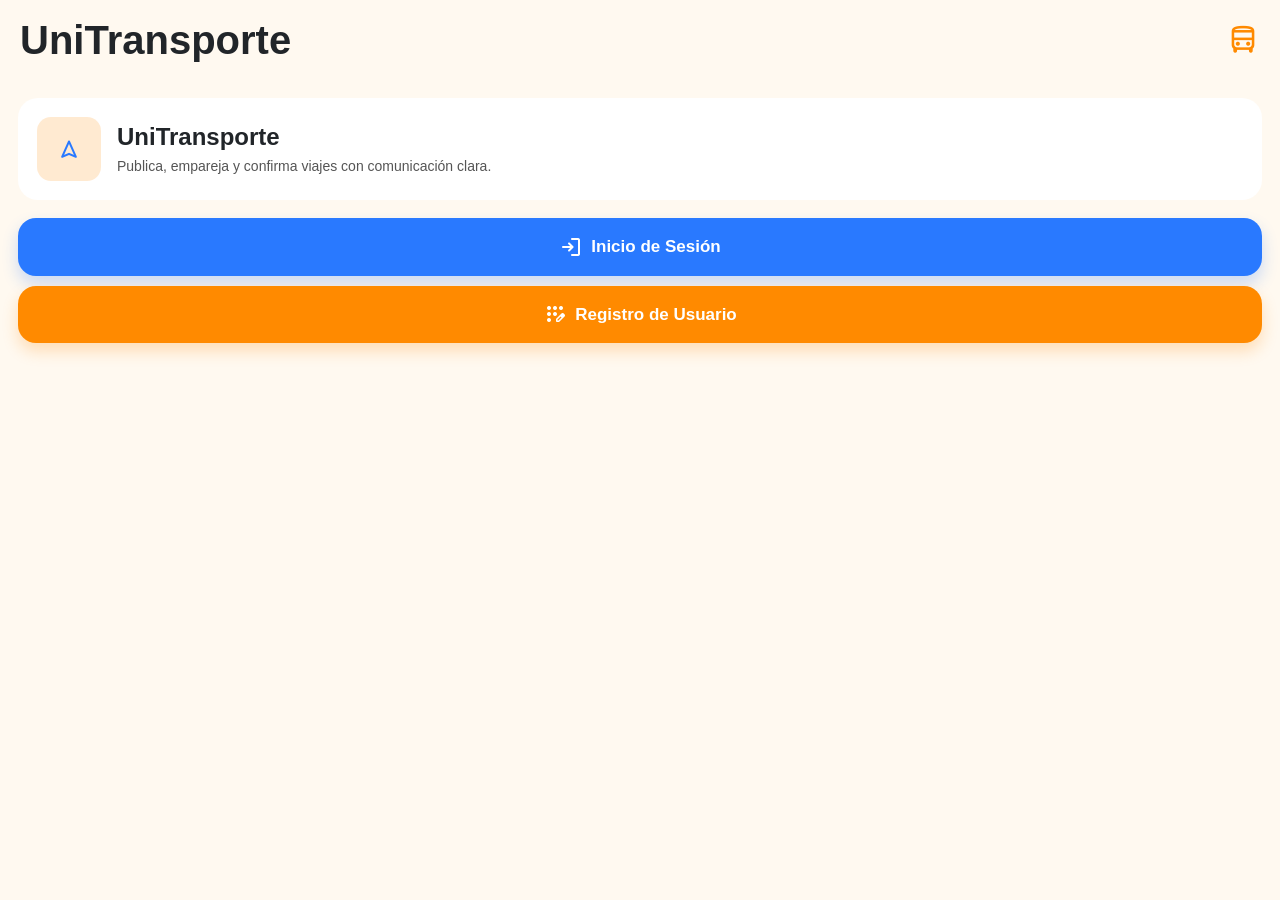
<file: www/index.html>
<!DOCTYPE html>
<html lang="es">
<head>
    <meta charset="UTF-8">
    <meta name="viewport" content="width=device-width, initial-scale=1.0">
    <title>UniTransporte</title>
    <link href="https://cdn.jsdelivr.net/npm/bootstrap@5.3.0/dist/css/bootstrap.min.css" rel="stylesheet">
    <link rel="stylesheet" href="https://cdn.jsdelivr.net/npm/bootstrap-icons@1.10.0/font/bootstrap-icons.css">
    <link rel="stylesheet" href="https://fonts.googleapis.com/css2?family=Material+Symbols+Rounded:opsz,wght,FILL,GRAD@20..48,100..700,0..1,-50..200" />
    <link rel="stylesheet" href="css/style.css">
</head>
<body>
    <div class="container-fluid">
        <div class="row py-3 px-2">
            <div class="col d-flex justify-content-between align-items-center">
                <h1 class="fw-bold mb-0">UniTransporte</h1>
                <span class="material-symbols-rounded" style="color: var(--orange); font-size: 34px;">directions_bus</span>
            </div>
        </div>
    </div>

    <div class="content">
        <div class="hero-card">
            <div class="hero-card-icon-bg">
                <span class="material-symbols-rounded">navigation</span>
            </div>
            <div class="hero-card-text">
                <h2>UniTransporte</h2>
                <p>Publica, empareja y confirma viajes con comunicación clara.</p>
            </div>
        </div>

        <a href="login.html" class="cta-button">
            <span class="material-symbols-rounded">login</span>
            <span>Inicio de Sesión</span>
        </a>
        <div style="height: 10px;"></div>

        <a href="registro.html" class="cta-button orange">
            <span class="material-symbols-rounded">app_registration</span>
            <span>Registro de Usuario</span>
        </a>
    </div>

    <script src="https://cdn.jsdelivr.net/npm/bootstrap@5.3.0/dist/js/bootstrap.bundle.min.js"></script>
    <script src="js/common.js"></script>
    <script>
        // Si ya hay sesión iniciada, saltar directo al menú
        document.addEventListener('DOMContentLoaded', () => {
            const user = getCurrentUser();
            if (user) {
                window.location.href = (user.rol === 'Administrador') ? 'admin.html' : 'menu.html';
            }
        });
    </script>
</body>
</html>
</file>
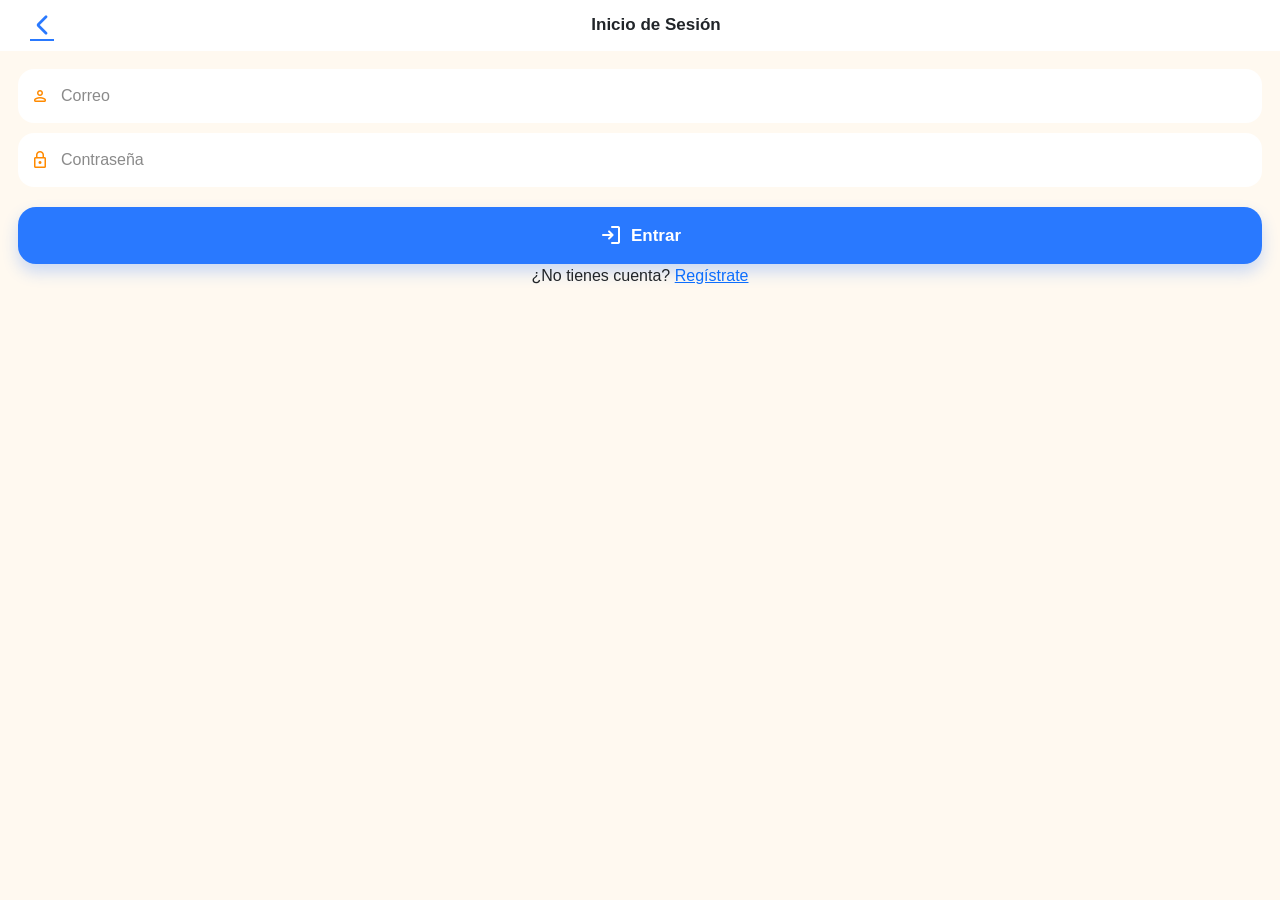
<file: www/admin.html>
<!DOCTYPE html>
<html lang="es">
<head>
    <meta charset="UTF-8">
    <meta name="viewport" content="width=device-width, initial-scale=1.0">
    <title>UniTransporte - Panel de Administrador</title>
    <link href="https://cdn.jsdelivr.net/npm/bootstrap@5.3.0/dist/css/bootstrap.min.css" rel="stylesheet">
    <link rel="stylesheet" href="https://cdn.jsdelivr.net/npm/bootstrap-icons@1.10.0/font/bootstrap-icons.css">
    <link rel="stylesheet" href="https://fonts.googleapis.com/css2?family=Material+Symbols+Rounded:opsz,wght,FILL,GRAD@20..48,100..700,0..1,-50..200" />
    <link rel="stylesheet" href="css/style.css">
    <style>
        .admin-table-wrap { overflow-x: auto; margin: 10px 0 20px 0; }
        .admin-table-wrap table { width: 100%; min-width: 640px; }
        .admin-table-wrap th, .admin-table-wrap td { vertical-align: middle; font-size: 13px; }
        .precio-input { width: 90px; padding: 4px 6px; border-radius: 8px; border: 1px solid var(--border-light); }
        .badge-estado {
            display: inline-block; padding: 3px 10px; border-radius: 12px;
            font-size: 12px; font-weight: 600; color: white;
        }
        .badge-activa, .badge-pendiente { background-color: var(--orange); }
        .badge-en_curso { background-color: var(--blue); }
        .badge-completado { background-color: #4CAF50; }
        .badge-cancelada, .badge-cancelado { background-color: #E53935; }
        .btn-mini {
            border: none; border-radius: 16px; padding: 6px 12px; font-size: 12px;
            cursor: pointer; color: white; white-space: nowrap;
        }
        .btn-mini.guardar { background-color: var(--blue); }
        .btn-mini.cancelar { background-color: #E53935; }
        .btn-mini.asignar { background-color: var(--orange); }
        .btn-mini:disabled { background-color: #ccc; cursor: not-allowed; }
    </style>
</head>
<body>
    <nav class="navbar navbar-expand-lg">
        <div class="container-fluid">
            <div></div>
            <span class="title">Panel de Administrador</span>
            <a href="#" class="list-tile logout-button" style="border:none; padding:0; background:none;">
                <span class="material-symbols-rounded" style="color: var(--blue);">logout</span>
            </a>
        </div>
    </nav>

    <div class="content">
        <div class="hero-card">
            <div class="hero-card-icon-bg">
                <span class="material-symbols-rounded">admin_panel_settings</span>
            </div>
            <div class="hero-card-text">
                <h2>Administración</h2>
                <p>Asigna placas, fija costos y supervisa rutas y viajes.</p>
            </div>
        </div>

        <!-- ===================== USUARIOS / CONTRASEÑAS ===================== -->
        <div class="section-header">Usuarios (pasajeros y conductores)</div>
        <div class="admin-table-wrap">
            <table class="table table-custom" id="tabla-usuarios">
                <thead>
                    <tr>
                        <th>Nombre</th>
                        <th>Correo</th>
                        <th>No. Control</th>
                        <th>Rol</th>
                        <th>Acciones</th>
                    </tr>
                </thead>
                <tbody id="tbody-usuarios"></tbody>
            </table>
        </div>

        <!-- ===================== ASIGNAR PLACAS ===================== -->
        <div class="section-header">Asignar placas a un conductor (una sola vez)</div>
        <div class="list-section" style="padding: 14px;">
            <div class="field-container">
                <span class="material-symbols-rounded">directions_car</span>
                <select id="admin-select-conductor" class="capsule-field capsule-field-with-icon">
                    <option value="">Selecciona un conductor sin placas...</option>
                </select>
            </div>
            <div class="field-container">
                <span class="material-symbols-rounded">directions_car_filled</span>
                <input type="text" id="admin-modelo" class="capsule-field capsule-field-with-icon" placeholder="Modelo del vehículo">
            </div>
            <div class="field-container">
                <span class="material-symbols-rounded">pin</span>
                <input type="text" id="admin-placas" class="capsule-field capsule-field-with-icon" placeholder="Placas">
            </div>
            <a href="#" id="btn-asignar-placa" class="cta-button orange">
                <span class="material-symbols-rounded">verified</span>
                <span>Asignar Placas</span>
            </a>
        </div>

        <div class="section-header">Conductores registrados</div>
        <div class="admin-table-wrap">
            <table class="table table-custom" id="tabla-conductores">
                <thead>
                    <tr>
                        <th>Nombre</th>
                        <th>Correo</th>
                        <th>No. Control</th>
                        <th>Modelo</th>
                        <th>Placas</th>
                    </tr>
                </thead>
                <tbody id="tbody-conductores"></tbody>
            </table>
        </div>

        <!-- ===================== RUTAS ===================== -->
        <div class="section-header">Rutas (disponibles, llenas y canceladas)</div>
        <div class="admin-table-wrap">
            <table class="table table-custom" id="tabla-rutas">
                <thead>
                    <tr>
                        <th>Origen</th>
                        <th>Destino</th>
                        <th>Horario</th>
                        <th>Fecha</th>
                        <th>Lugares</th>
                        <th>Costo</th>
                        <th>Conductor</th>
                        <th>Estado</th>
                        <th>El modelo dice que...</th>
                        <th>Acciones</th>
                    </tr>
                </thead>
                <tbody id="tbody-rutas"></tbody>
            </table>
        </div>

        <!-- ===================== VIAJES ACTIVOS ===================== -->
        <div class="section-header">Viajes activos (pendientes y en curso)</div>
        <div class="admin-table-wrap">
            <table class="table table-custom" id="tabla-viajes-activos">
                <thead>
                    <tr>
                        <th>Ruta</th>
                        <th>Pasajero</th>
                        <th>Conductor</th>
                        <th>Fecha</th>
                        <th>Hora</th>
                        <th>Costo</th>
                        <th>Estado</th>
                        <th>Acciones</th>
                    </tr>
                </thead>
                <tbody id="tbody-viajes-activos"></tbody>
            </table>
        </div>

        <!-- ===================== HISTORIAL DE VIAJES ===================== -->
        <div class="section-header" style="display:flex; justify-content:space-between; align-items:center;">
            <span>Historial de viajes (terminados y cancelados)</span>
            <button id="btn-borrar-historial" class="btn-mini cancelar" style="margin:0;">Borrar todo el historial</button>
        </div>
        <div class="admin-table-wrap">
            <table class="table table-custom" id="tabla-historial">
                <thead>
                    <tr>
                        <th>Ruta</th>
                        <th>Pasajero</th>
                        <th>Conductor</th>
                        <th>Fecha</th>
                        <th>Hora</th>
                        <th>Costo</th>
                        <th>Estado</th>
                        <th>Acciones</th>
                    </tr>
                </thead>
                <tbody id="tbody-historial"></tbody>
            </table>
        </div>
    </div>

    <script src="https://cdn.jsdelivr.net/npm/bootstrap@5.3.0/dist/js/bootstrap.bundle.min.js"></script>
    <script src="js/common.js"></script>
    <script src="js/admin.js"></script>
</body>
</html>
</file>
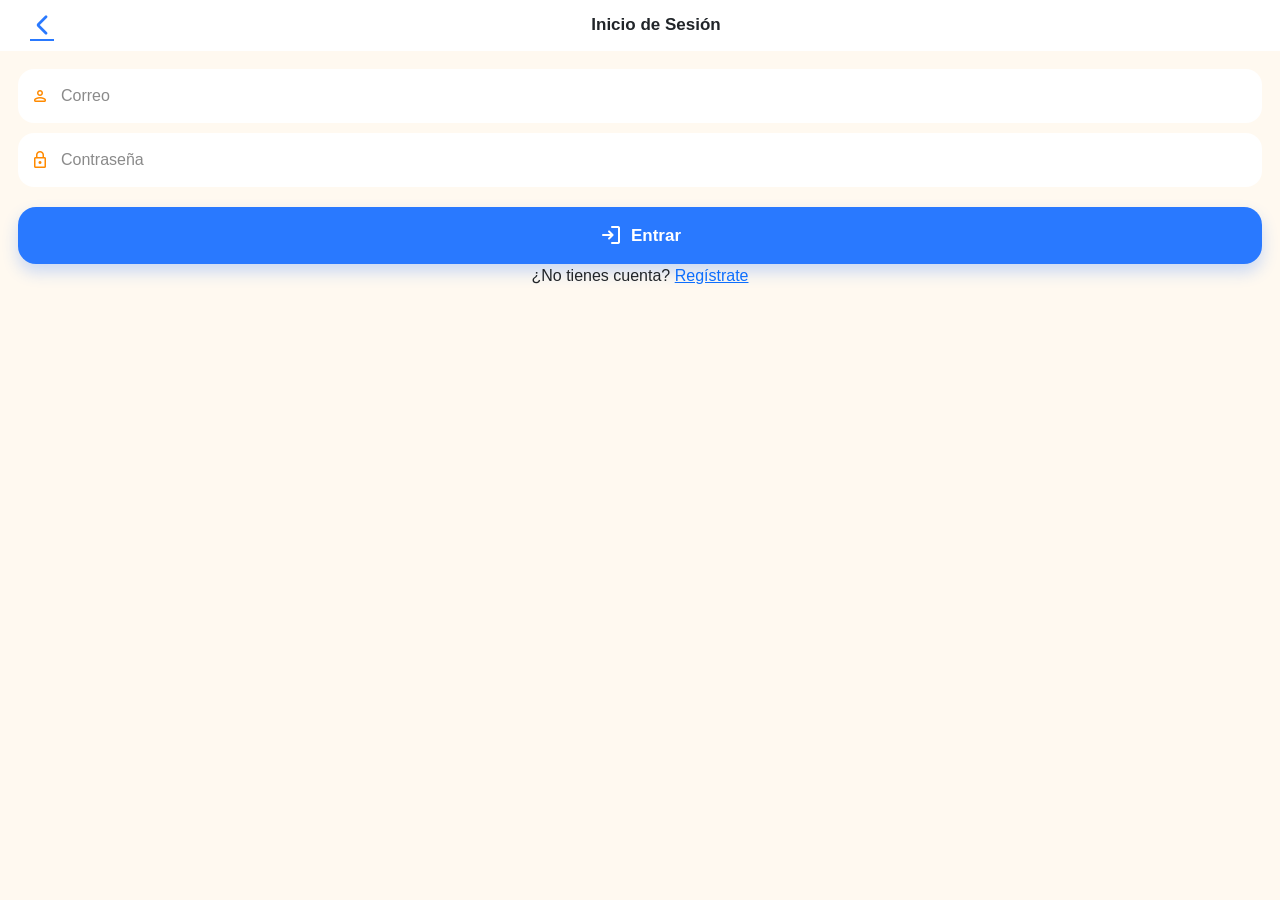
<file: www/buscar-viaje.html>
<!DOCTYPE html>
<html lang="es">
<head>
    <meta charset="UTF-8">
    <meta name="viewport" content="width=device-width, initial-scale=1.0">
    <title>UniTransporte - Buscar Viaje</title>
    <link href="https://cdn.jsdelivr.net/npm/bootstrap@5.3.0/dist/css/bootstrap.min.css" rel="stylesheet">
    <link rel="stylesheet" href="https://cdn.jsdelivr.net/npm/bootstrap-icons@1.10.0/font/bootstrap-icons.css">
    <link rel="stylesheet" href="https://fonts.googleapis.com/css2?family=Material+Symbols+Rounded:opsz,wght,FILL,GRAD@20..48,100..700,0..1,-50..200" />
    <link rel="stylesheet" href="css/style.css">
</head>
<body>
    <nav class="navbar navbar-expand-lg">
        <div class="container-fluid">
            <a href="menu.html" class="back-button">
                <span class="material-symbols-rounded">arrow_back_ios_new</span>
            </a>
            <span class="title">Buscar Viaje</span>
            <div></div>
        </div>
    </nav>

    <div class="content">
        <div class="field-container">
            <span class="material-symbols-rounded">trip_origin</span>
            <input type="text" id="search-origen" class="capsule-field capsule-field-with-icon" placeholder="Origen (Opcional)">
        </div>
        <div class="field-container">
            <span class="material-symbols-rounded">flag</span>
            <input type="text" id="search-destino" class="capsule-field capsule-field-with-icon" placeholder="Destino (Opcional)">
        </div>

        <div style="height: 16px;"></div>

        <a href="#" id="btn-search-submit" class="cta-button">
            <span class="material-symbols-rounded">search</span>
            <span>Ver Resultados</span>
        </a>

        <div class="section-header">Todos los viajes disponibles</div>
        <div id="all-available-trips" class="list-section"></div>
    </div>

    <script src="https://cdn.jsdelivr.net/npm/bootstrap@5.3.0/dist/js/bootstrap.bundle.min.js"></script>
    <script src="js/common.js"></script>
    <script src="js/buscar-viaje.js"></script>
</body>
</html>
</file>
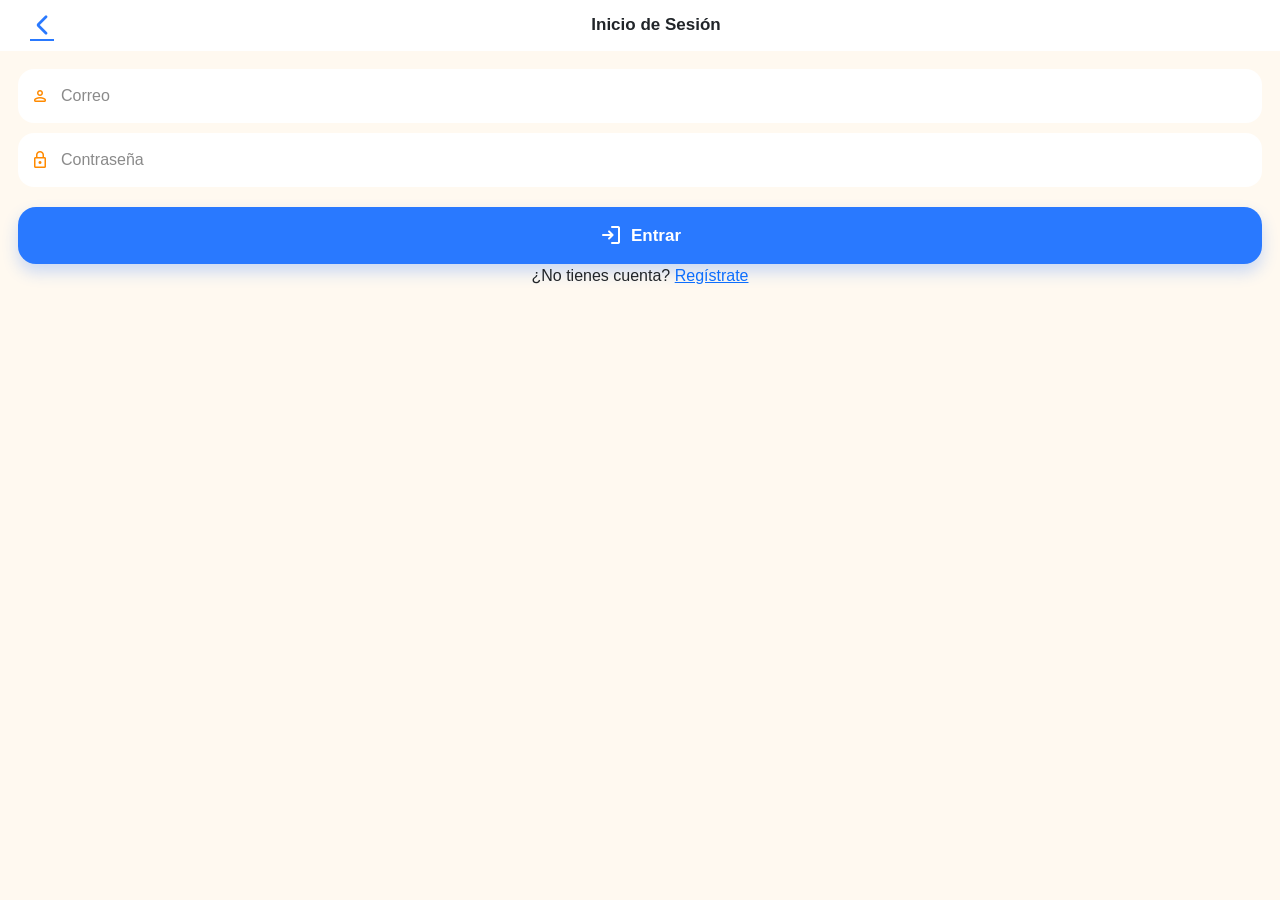
<file: www/calificar.html>
<!DOCTYPE html>
<html lang="es">
<head>
    <meta charset="UTF-8">
    <meta name="viewport" content="width=device-width, initial-scale=1.0">
    <title>UniTransporte - Evaluar Viaje</title>
    <link href="https://cdn.jsdelivr.net/npm/bootstrap@5.3.0/dist/css/bootstrap.min.css" rel="stylesheet">
    <link rel="stylesheet" href="https://cdn.jsdelivr.net/npm/bootstrap-icons@1.10.0/font/bootstrap-icons.css">
    <link rel="stylesheet" href="https://fonts.googleapis.com/css2?family=Material+Symbols+Rounded:opsz,wght,FILL,GRAD@20..48,100..700,0..1,-50..200" />
    <link rel="stylesheet" href="css/style.css">
</head>
<body>
    <nav class="navbar navbar-expand-lg">
        <div class="container-fluid">
            <a href="menu.html" class="back-button">
                <span class="material-symbols-rounded">arrow_back_ios_new</span>
            </a>
            <span class="title">Evaluar Viaje</span>
            <div></div>
        </div>
    </nav>
    <div class="content">
        <div id="rate-trip-content"></div>
    </div>

    <script src="https://cdn.jsdelivr.net/npm/bootstrap@5.3.0/dist/js/bootstrap.bundle.min.js"></script>
    <script src="js/common.js"></script>
    <script src="js/calificar.js"></script>
</body>
</html>
</file>
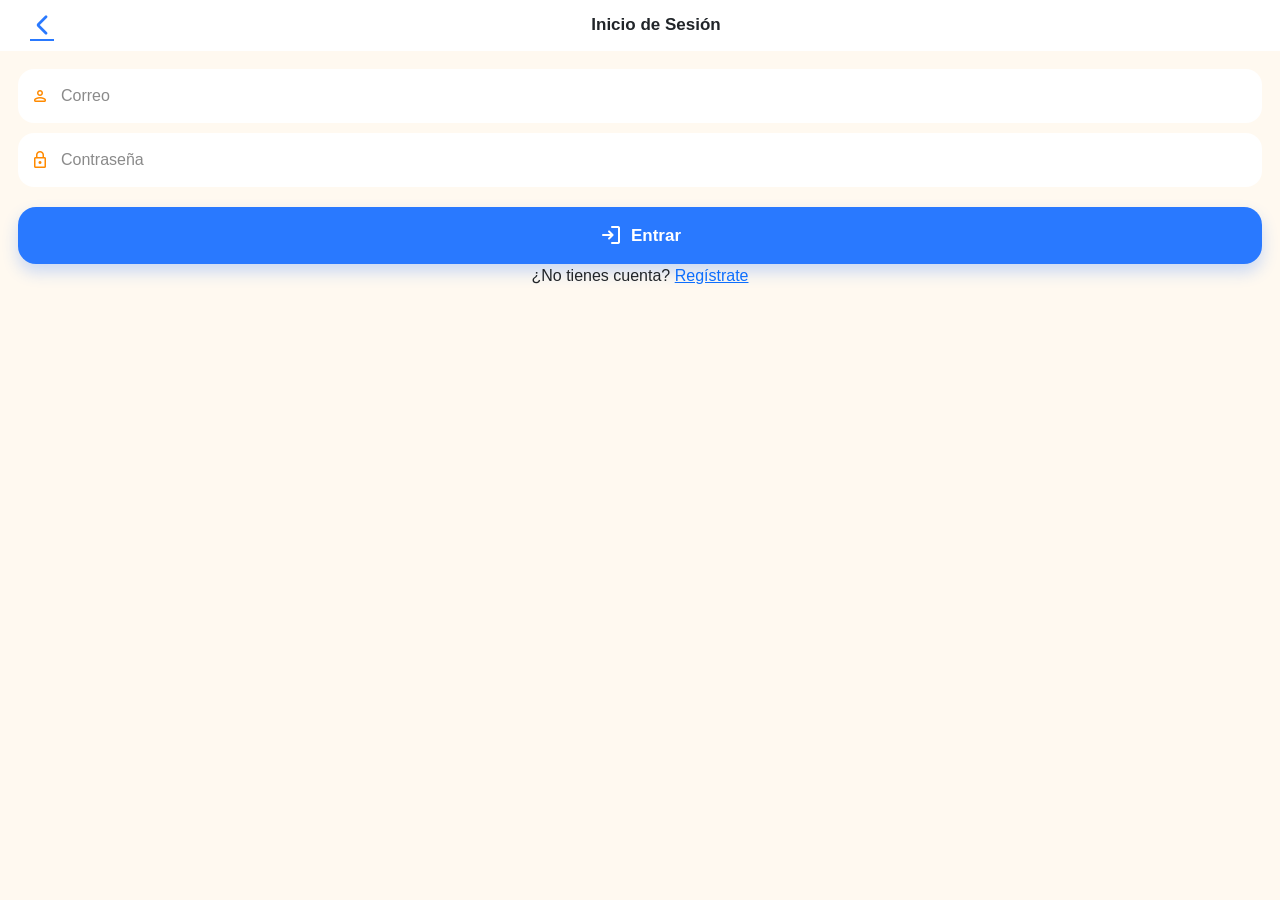
<file: www/historial.html>
<!DOCTYPE html>
<html lang="es">
<head>
    <meta charset="UTF-8">
    <meta name="viewport" content="width=device-width, initial-scale=1.0">
    <title>UniTransporte - Historial de Viajes</title>
    <link href="https://cdn.jsdelivr.net/npm/bootstrap@5.3.0/dist/css/bootstrap.min.css" rel="stylesheet">
    <link rel="stylesheet" href="https://cdn.jsdelivr.net/npm/bootstrap-icons@1.10.0/font/bootstrap-icons.css">
    <link rel="stylesheet" href="https://fonts.googleapis.com/css2?family=Material+Symbols+Rounded:opsz,wght,FILL,GRAD@20..48,100..700,0..1,-50..200" />
    <link rel="stylesheet" href="css/style.css">
</head>
<body>
    <nav class="navbar navbar-expand-lg">
        <div class="container-fluid">
            <a href="menu.html" class="back-button">
                <span class="material-symbols-rounded">arrow_back_ios_new</span>
            </a>
            <span class="title">Historial de Viajes</span>
            <div></div>
        </div>
    </nav>
    <div class="content">
        <div id="trip-history-list" class="list-section"></div>
    </div>

    <script src="https://cdn.jsdelivr.net/npm/bootstrap@5.3.0/dist/js/bootstrap.bundle.min.js"></script>
    <script src="js/common.js"></script>
    <script src="js/historial.js"></script>
</body>
</html>
</file>
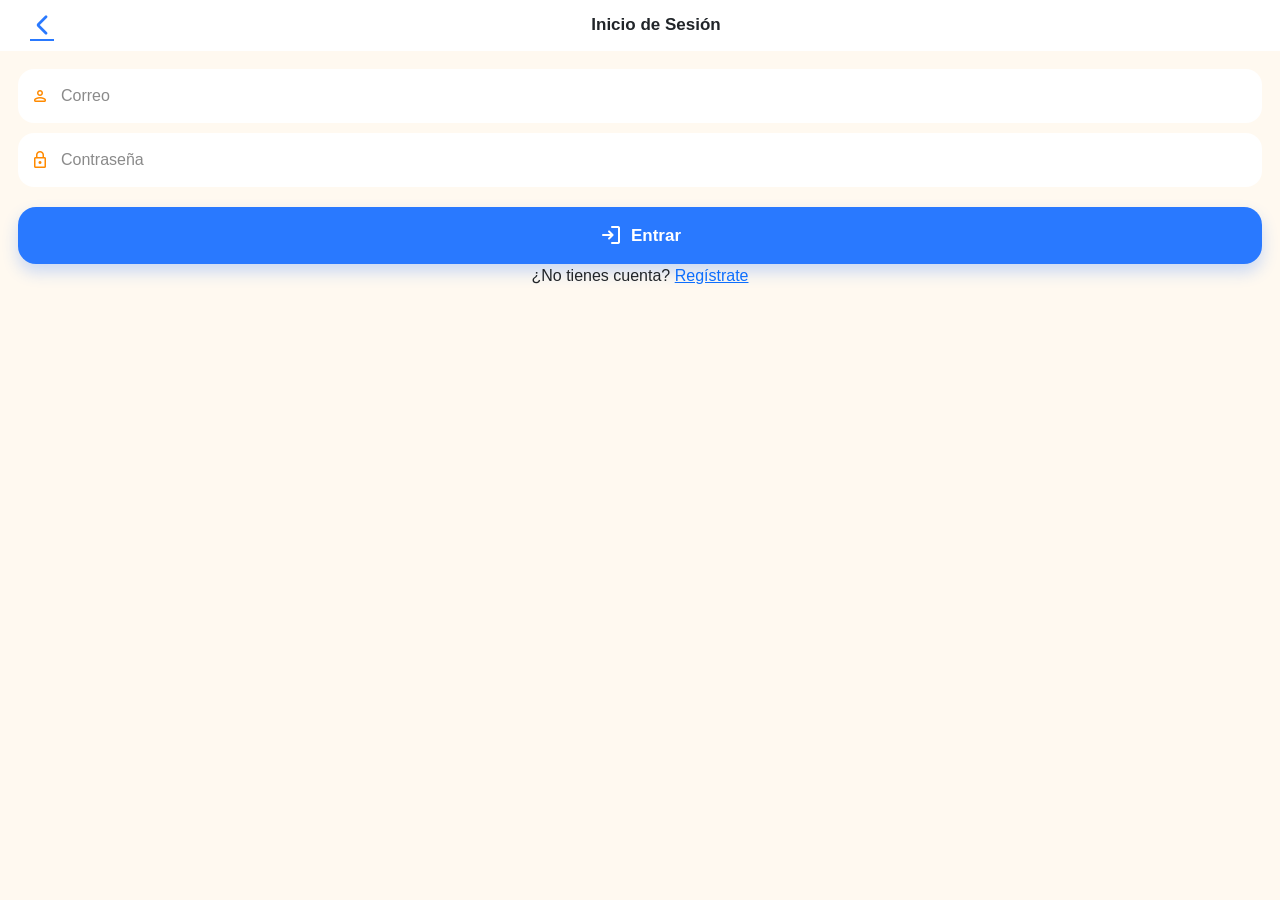
<file: www/login.html>
<!DOCTYPE html>
<html lang="es">
<head>
    <meta charset="UTF-8">
    <meta name="viewport" content="width=device-width, initial-scale=1.0">
    <title>UniTransporte - Inicio de Sesión</title>
    <link href="https://cdn.jsdelivr.net/npm/bootstrap@5.3.0/dist/css/bootstrap.min.css" rel="stylesheet">
    <link rel="stylesheet" href="https://cdn.jsdelivr.net/npm/bootstrap-icons@1.10.0/font/bootstrap-icons.css">
    <link rel="stylesheet" href="https://fonts.googleapis.com/css2?family=Material+Symbols+Rounded:opsz,wght,FILL,GRAD@20..48,100..700,0..1,-50..200" />
    <link rel="stylesheet" href="css/style.css">
</head>
<body>
    <nav class="navbar navbar-expand-lg">
        <div class="container-fluid">
            <a href="index.html" class="back-button">
                <span class="material-symbols-rounded">arrow_back_ios_new</span>
            </a>
            <span class="title">Inicio de Sesión</span>
            <div></div>
        </div>
    </nav>

    <div class="content">
        <div class="field-container">
            <span class="material-symbols-rounded">person</span>
            <input type="email" id="login-correo" class="capsule-field capsule-field-with-icon" placeholder="Correo">
        </div>
        <div class="field-container">
            <span class="material-symbols-rounded">lock</span>
            <input type="password" id="login-clave" class="capsule-field capsule-field-with-icon" placeholder="Contraseña">
        </div>

        <div style="height: 10px;"></div>

        <a href="#" id="btn-login-submit" class="cta-button">
            <span class="material-symbols-rounded">login</span>
            <span>Entrar</span>
        </a>

        <div style="height: 14px; text-align:center;">
            <span>¿No tienes cuenta? </span><a href="registro.html">Regístrate</a>
        </div>
    </div>

    <script src="https://cdn.jsdelivr.net/npm/bootstrap@5.3.0/dist/js/bootstrap.bundle.min.js"></script>
    <script src="js/common.js"></script>
    <script src="js/login.js"></script>
</body>
</html>
</file>
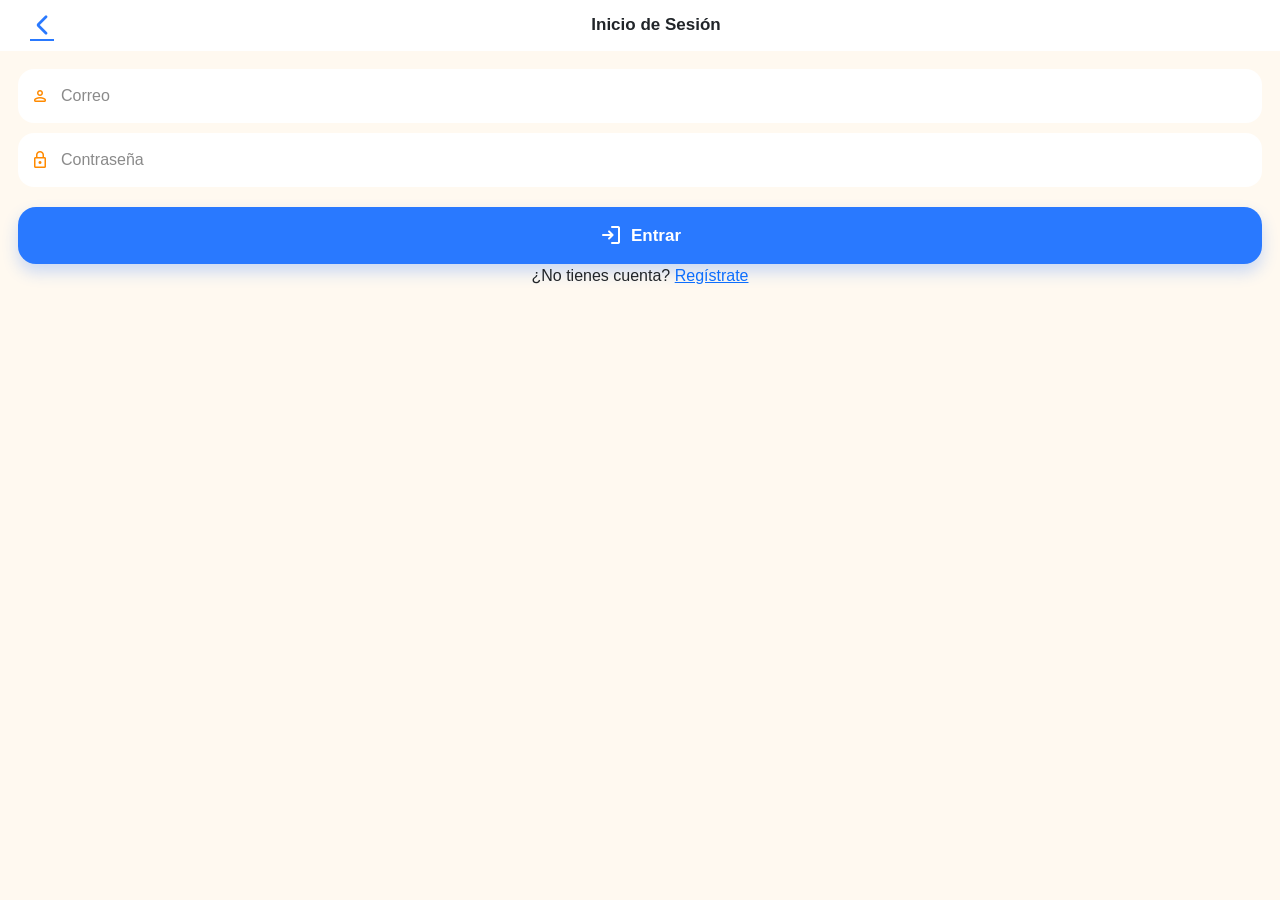
<file: www/mi-viaje.html>
<!DOCTYPE html>
<html lang="es">
<head>
    <meta charset="UTF-8">
    <meta name="viewport" content="width=device-width, initial-scale=1.0">
    <title>UniTransporte - Mi Viaje</title>
    <link href="https://cdn.jsdelivr.net/npm/bootstrap@5.3.0/dist/css/bootstrap.min.css" rel="stylesheet">
    <link rel="stylesheet" href="https://cdn.jsdelivr.net/npm/bootstrap-icons@1.10.0/font/bootstrap-icons.css">
    <link rel="stylesheet" href="https://fonts.googleapis.com/css2?family=Material+Symbols+Rounded:opsz,wght,FILL,GRAD@20..48,100..700,0..1,-50..200" />
    <link rel="stylesheet" href="css/style.css">
</head>
<body>
    <nav class="navbar navbar-expand-lg">
        <div class="container-fluid">
            <a href="menu.html" class="back-button">
                <span class="material-symbols-rounded">arrow_back_ios_new</span>
            </a>
            <span class="title">Mi Viaje</span>
            <div></div>
        </div>
    </nav>
    <div class="content">
        <div id="mi-viaje-content"></div>
    </div>

    <script src="https://cdn.jsdelivr.net/npm/bootstrap@5.3.0/dist/js/bootstrap.bundle.min.js"></script>
    <script src="js/common.js"></script>
    <script src="js/mi-viaje.js"></script>
</body>
</html>
</file>
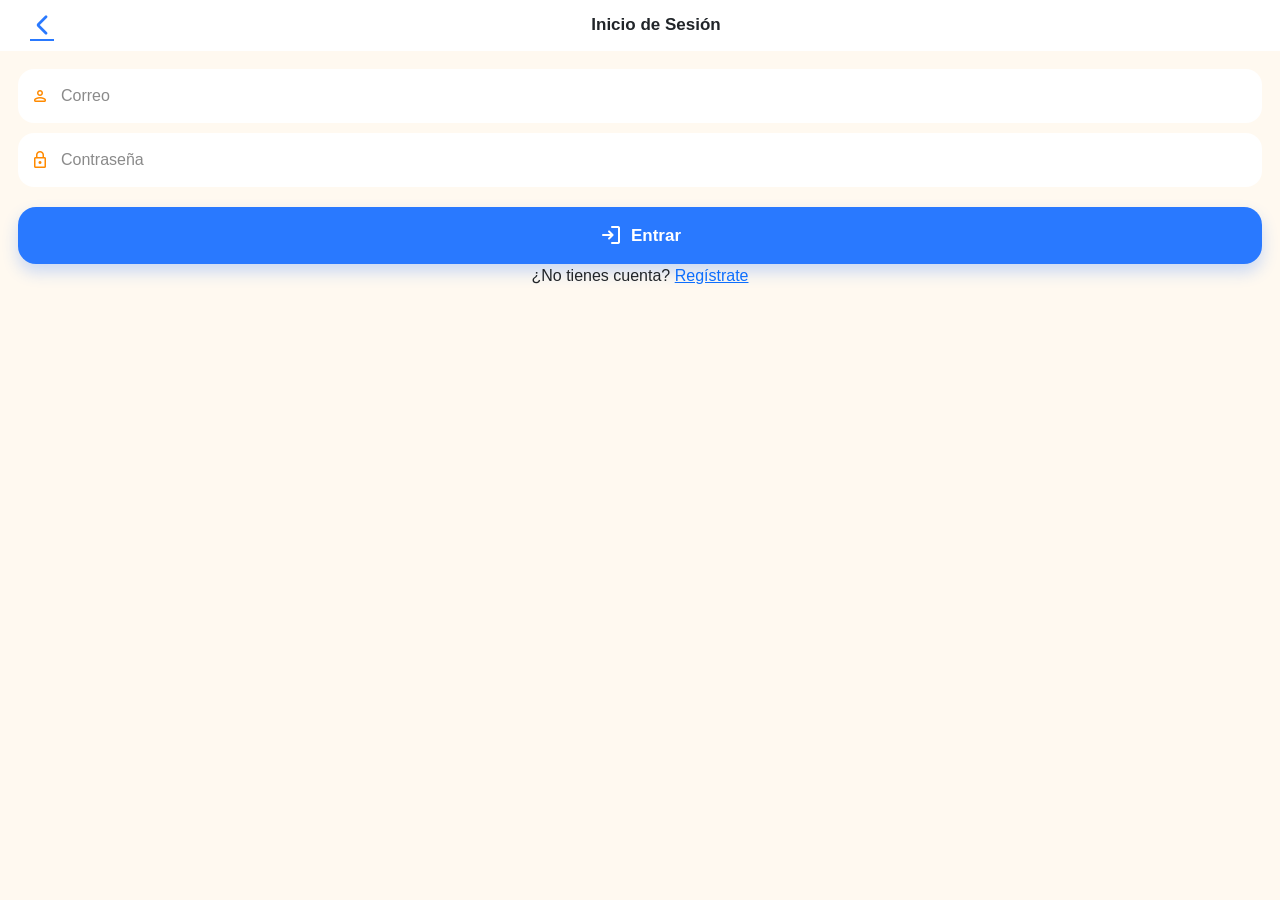
<file: www/mis-viajes.html>
<!DOCTYPE html>
<html lang="es">
<head>
    <meta charset="UTF-8">
    <meta name="viewport" content="width=device-width, initial-scale=1.0">
    <title>UniTransporte - Mis Viajes Activos</title>
    <link href="https://cdn.jsdelivr.net/npm/bootstrap@5.3.0/dist/css/bootstrap.min.css" rel="stylesheet">
    <link rel="stylesheet" href="https://cdn.jsdelivr.net/npm/bootstrap-icons@1.10.0/font/bootstrap-icons.css">
    <link rel="stylesheet" href="https://fonts.googleapis.com/css2?family=Material+Symbols+Rounded:opsz,wght,FILL,GRAD@20..48,100..700,0..1,-50..200" />
    <link rel="stylesheet" href="css/style.css">
</head>
<body>
    <nav class="navbar navbar-expand-lg">
        <div class="container-fluid">
            <a href="menu.html" class="back-button">
                <span class="material-symbols-rounded">arrow_back_ios_new</span>
            </a>
            <span class="title">Mis Viajes Activos</span>
            <div></div>
        </div>
    </nav>

    <div class="content">
        <div class="hero-card">
            <div class="hero-card-icon-bg">
                <span class="material-symbols-rounded">directions_car</span>
            </div>
            <div class="hero-card-text">
                <h2>Gestión de Viajes</h2>
                <p>Completa tus viajes para permitir las calificaciones</p>
            </div>
        </div>

        <div class="section-header">Viajes Pendientes</div>
        <div id="conductor-trips-list" class="list-section"></div>

        <div class="section-header" id="header-mis-rutas" style="display: none;">
            Mis Rutas Publicadas (puedes iniciarlas aunque no tengan pasajeros)
        </div>
        <div id="mis-rutas-list"></div>
    </div>

    <script src="https://cdn.jsdelivr.net/npm/bootstrap@5.3.0/dist/js/bootstrap.bundle.min.js"></script>
    <script src="js/common.js"></script>
    <script src="js/mis-viajes.js"></script>
</body>
</html>
</file>
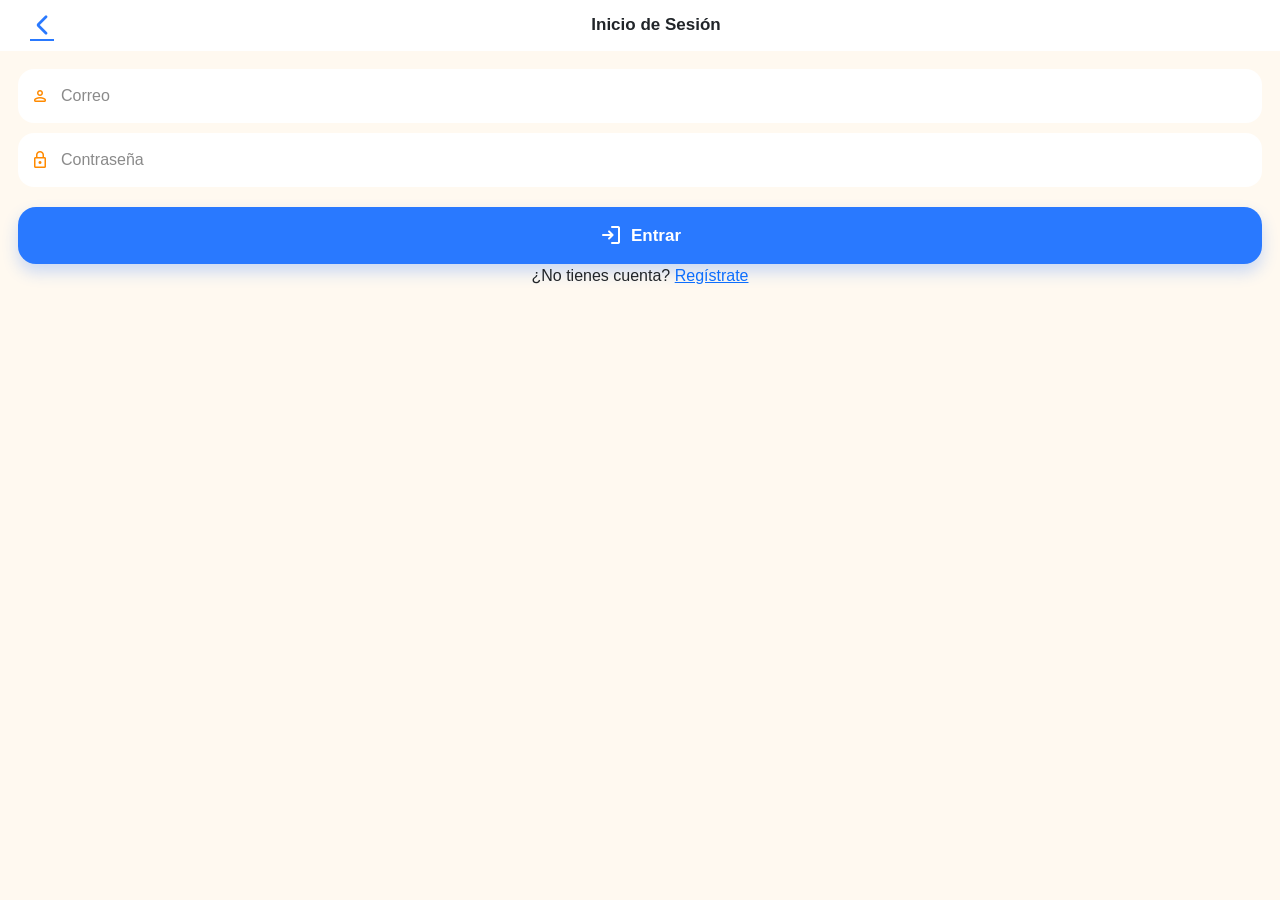
<file: www/pagos.html>
<!DOCTYPE html>
<html lang="es">
<head>
    <meta charset="UTF-8">
    <meta name="viewport" content="width=device-width, initial-scale=1.0">
    <title>UniTransporte - Pagos</title>
    <link href="https://cdn.jsdelivr.net/npm/bootstrap@5.3.0/dist/css/bootstrap.min.css" rel="stylesheet">
    <link rel="stylesheet" href="https://cdn.jsdelivr.net/npm/bootstrap-icons@1.10.0/font/bootstrap-icons.css">
    <link rel="stylesheet" href="https://fonts.googleapis.com/css2?family=Material+Symbols+Rounded:opsz,wght,FILL,GRAD@20..48,100..700,0..1,-50..200" />
    <link rel="stylesheet" href="css/style.css">
</head>
<body>
    <nav class="navbar navbar-expand-lg">
        <div class="container-fluid">
            <a href="menu.html" class="back-button">
                <span class="material-symbols-rounded">arrow_back_ios_new</span>
            </a>
            <span class="title">Pagos</span>
            <div></div>
        </div>
    </nav>
    <div class="content">
        <div id="pago-viaje-info"></div>

        <div class="segmented-control">
            <input type="radio" name="metodo" id="metodo-tarjeta" value="Tarjeta" checked>
            <label for="metodo-tarjeta">Tarjeta</label>

            <input type="radio" name="metodo" id="metodo-efectivo" value="Efectivo">
            <label for="metodo-efectivo">Efectivo</label>
        </div>

        <div style="height: 12px;"></div>

        <div id="payment-fields-tarjeta">
            <div class="field-container">
                <span class="material-symbols-rounded">badge</span>
                <input type="text" id="pay-titular" class="capsule-field capsule-field-with-icon" placeholder="Titular de la tarjeta">
            </div>
            <div class="field-container">
                <span class="material-symbols-rounded">credit_card</span>
                <input type="text" id="pay-numero" class="capsule-field capsule-field-with-icon" placeholder="XXXX-XXXX-XXXX-XXXX" maxlength="19">
            </div>
            <div class="row">
                <div class="col field-container">
                    <span class="material-symbols-rounded">calendar_month</span>
                    <input type="text" id="pay-exp" class="capsule-field capsule-field-with-icon" placeholder="MM/AA" maxlength="5">
                </div>
                <div class="col field-container">
                    <span class="material-symbols-rounded">verified_user</span>
                    <input type="text" id="pay-cvv" class="capsule-field capsule-field-with-icon" placeholder="CVV" maxlength="4">
                </div>
            </div>
        </div>

        <div id="payment-fields-efectivo" style="display: none;">
            <div class="alert alert-info">
                <strong>Pago en Efectivo</strong>
                <p style="margin: 10px 0 0 0; font-size: 14px;">Pagarás directamente al conductor al momento del viaje.</p>
            </div>
        </div>

        <div style="height: 20px;"></div>

        <a href="#" id="btn-payment-submit" class="cta-button">
            <span>Confirmar Pago</span>
        </a>
    </div>

    <script src="https://cdn.jsdelivr.net/npm/bootstrap@5.3.0/dist/js/bootstrap.bundle.min.js"></script>
    <script src="js/common.js"></script>
    <script src="js/pagos.js"></script>
</body>
</html>
</file>
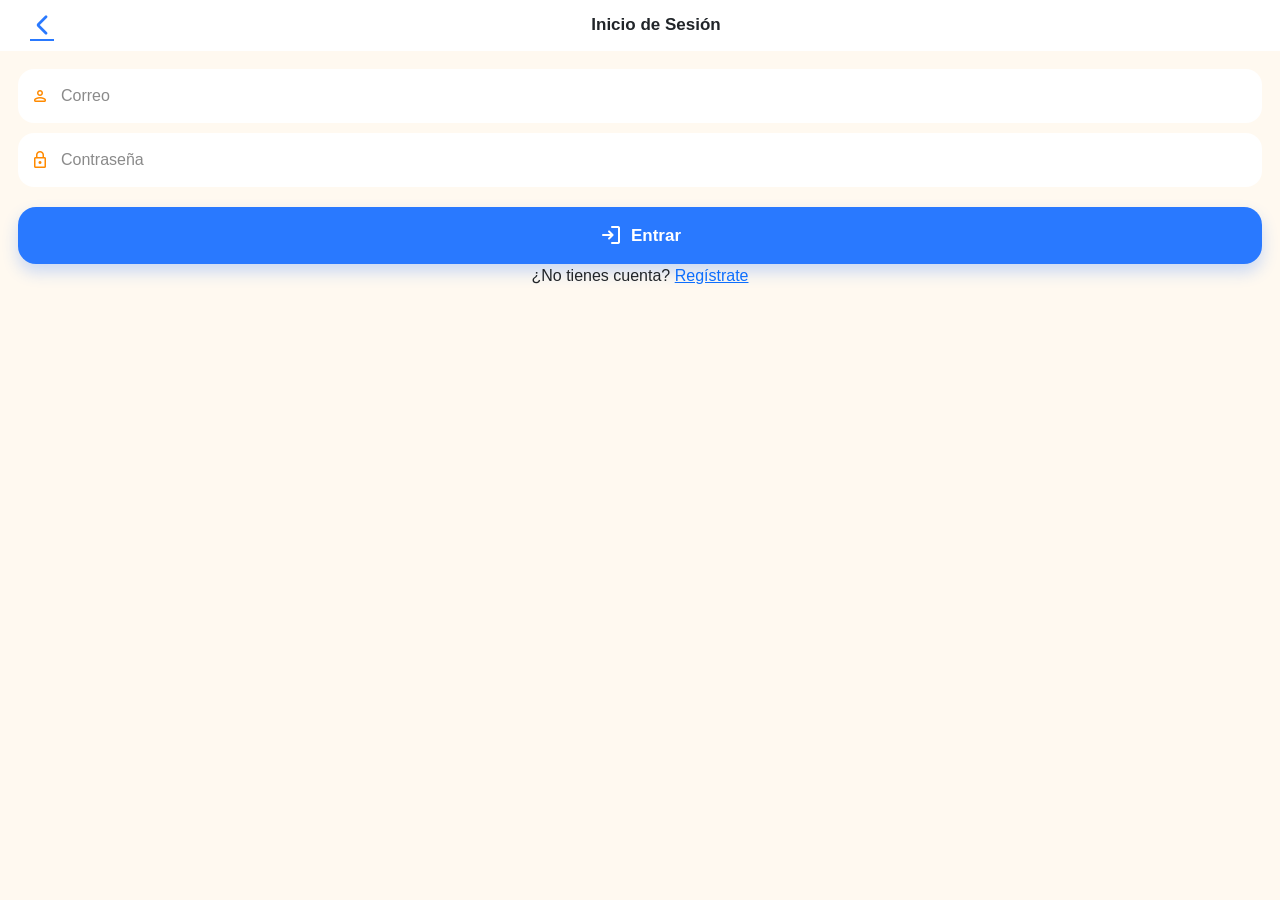
<file: www/publicar-ruta.html>
<!DOCTYPE html>
<html lang="es">
<head>
    <meta charset="UTF-8">
    <meta name="viewport" content="width=device-width, initial-scale=1.0">
    <title>UniTransporte - Publicar Ruta</title>
    <link href="https://cdn.jsdelivr.net/npm/bootstrap@5.3.0/dist/css/bootstrap.min.css" rel="stylesheet">
    <link rel="stylesheet" href="https://cdn.jsdelivr.net/npm/bootstrap-icons@1.10.0/font/bootstrap-icons.css">
    <link rel="stylesheet" href="https://fonts.googleapis.com/css2?family=Material+Symbols+Rounded:opsz,wght,FILL,GRAD@20..48,100..700,0..1,-50..200" />
    <link rel="stylesheet" href="css/style.css">
</head>
<body>
    <nav class="navbar navbar-expand-lg">
        <div class="container-fluid">
            <a href="menu.html" class="back-button">
                <span class="material-symbols-rounded">arrow_back_ios_new</span>
            </a>
            <span class="title">Publicar Ruta</span>
            <div></div>
        </div>
    </nav>

    <div class="content">
        <div id="aviso-vehiculo"></div>

        <div class="field-container">
            <span class="material-symbols-rounded">trip_origin</span>
            <input type="text" id="route-origen" class="capsule-field capsule-field-with-icon" placeholder="Origen">
        </div>
        <div class="field-container">
            <span class="material-symbols-rounded">flag</span>
            <input type="text" id="route-destino" class="capsule-field capsule-field-with-icon" placeholder="Destino">
        </div>
        <div class="field-container">
            <span class="material-symbols-rounded">schedule</span>
            <input type="time" id="route-horario" class="capsule-field capsule-field-with-icon" placeholder="Horario (hh:mm)">
        </div>
        <div class="field-container">
            <span class="material-symbols-rounded">event_seat</span>
            <input type="number" id="route-lugares" class="capsule-field capsule-field-with-icon" placeholder="Lugares" value="4">
        </div>
        <div class="field-container">
            <span class="material-symbols-rounded">payments</span>
            <input type="number" id="route-precio" class="capsule-field capsule-field-with-icon" placeholder="Costo por pasajero (ej. 25.00)" step="0.01" min="0" value="0">
        </div>

        <div style="height: 16px;"></div>

        <a href="#" id="btn-publish-submit" class="cta-button">
            <span>Publicar</span>
        </a>

        <div class="section-header">Todas las rutas disponibles</div>
        <div id="my-routes-list" class="list-section"></div>
    </div>

    <script src="https://cdn.jsdelivr.net/npm/bootstrap@5.3.0/dist/js/bootstrap.bundle.min.js"></script>
    <script src="js/common.js"></script>
    <script src="js/publicar-ruta.js"></script>
</body>
</html>
</file>
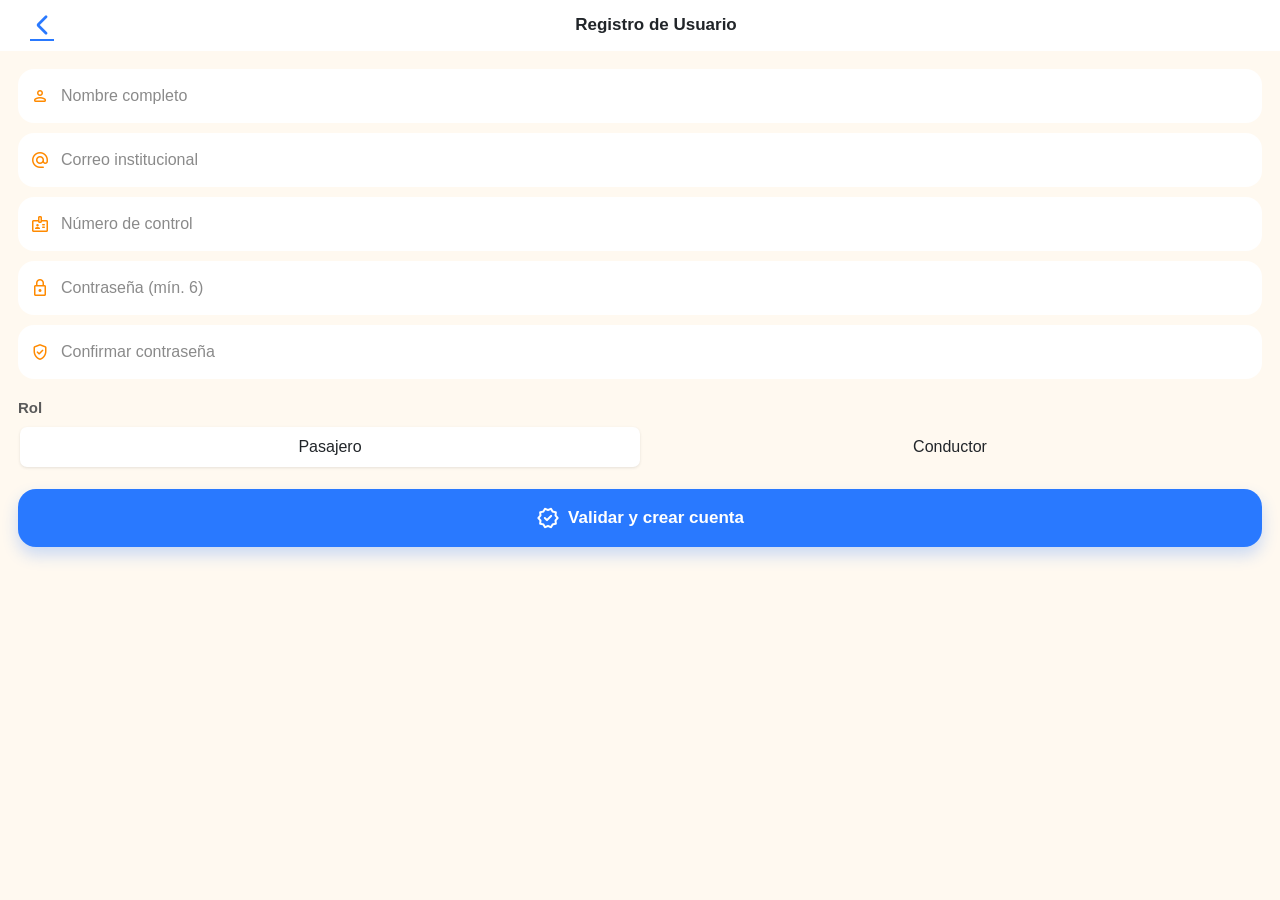
<file: www/registro.html>
<!DOCTYPE html>
<html lang="es">
<head>
    <meta charset="UTF-8">
    <meta name="viewport" content="width=device-width, initial-scale=1.0">
    <title>UniTransporte - Registro</title>
    <link href="https://cdn.jsdelivr.net/npm/bootstrap@5.3.0/dist/css/bootstrap.min.css" rel="stylesheet">
    <link rel="stylesheet" href="https://cdn.jsdelivr.net/npm/bootstrap-icons@1.10.0/font/bootstrap-icons.css">
    <link rel="stylesheet" href="https://fonts.googleapis.com/css2?family=Material+Symbols+Rounded:opsz,wght,FILL,GRAD@20..48,100..700,0..1,-50..200" />
    <link rel="stylesheet" href="css/style.css">
</head>
<body>
    <nav class="navbar navbar-expand-lg">
        <div class="container-fluid">
            <a href="index.html" class="back-button">
                <span class="material-symbols-rounded">arrow_back_ios_new</span>
            </a>
            <span class="title">Registro de Usuario</span>
            <div></div>
        </div>
    </nav>

    <div class="content">
        <div class="field-container">
            <span class="material-symbols-rounded">person</span>
            <input type="text" id="reg-nombre" class="capsule-field capsule-field-with-icon" placeholder="Nombre completo">
        </div>
        <div class="field-container">
            <span class="material-symbols-rounded">alternate_email</span>
            <input type="email" id="reg-correo" class="capsule-field capsule-field-with-icon" placeholder="Correo institucional">
        </div>
        <div class="field-container">
            <span class="material-symbols-rounded">badge</span>
            <input type="text" id="reg-control" class="capsule-field capsule-field-with-icon" placeholder="Número de control">
        </div>
        <div class="field-container">
            <span class="material-symbols-rounded">lock</span>
            <input type="password" id="reg-clave" class="capsule-field capsule-field-with-icon" placeholder="Contraseña (mín. 6)">
        </div>
        <div class="field-container">
            <span class="material-symbols-rounded">verified_user</span>
            <input type="password" id="reg-confirmar" class="capsule-field capsule-field-with-icon" placeholder="Confirmar contraseña">
        </div>

        <div class="section-header">Rol</div>
        <div class="segmented-control">
            <input type="radio" name="rol" id="rol-pasajero" value="Pasajero" checked>
            <label for="rol-pasajero">Pasajero</label>

            <input type="radio" name="rol" id="rol-conductor" value="Conductor">
            <label for="rol-conductor">Conductor</label>
        </div>

        <div style="height: 20px;"></div>

        <a href="#" id="btn-register-submit" class="cta-button">
            <span class="material-symbols-rounded">verified</span>
            <span>Validar y crear cuenta</span>
        </a>
    </div>

    <script src="https://cdn.jsdelivr.net/npm/bootstrap@5.3.0/dist/js/bootstrap.bundle.min.js"></script>
    <script src="js/common.js"></script>
    <script src="js/registro.js"></script>
</body>
</html>
</file>
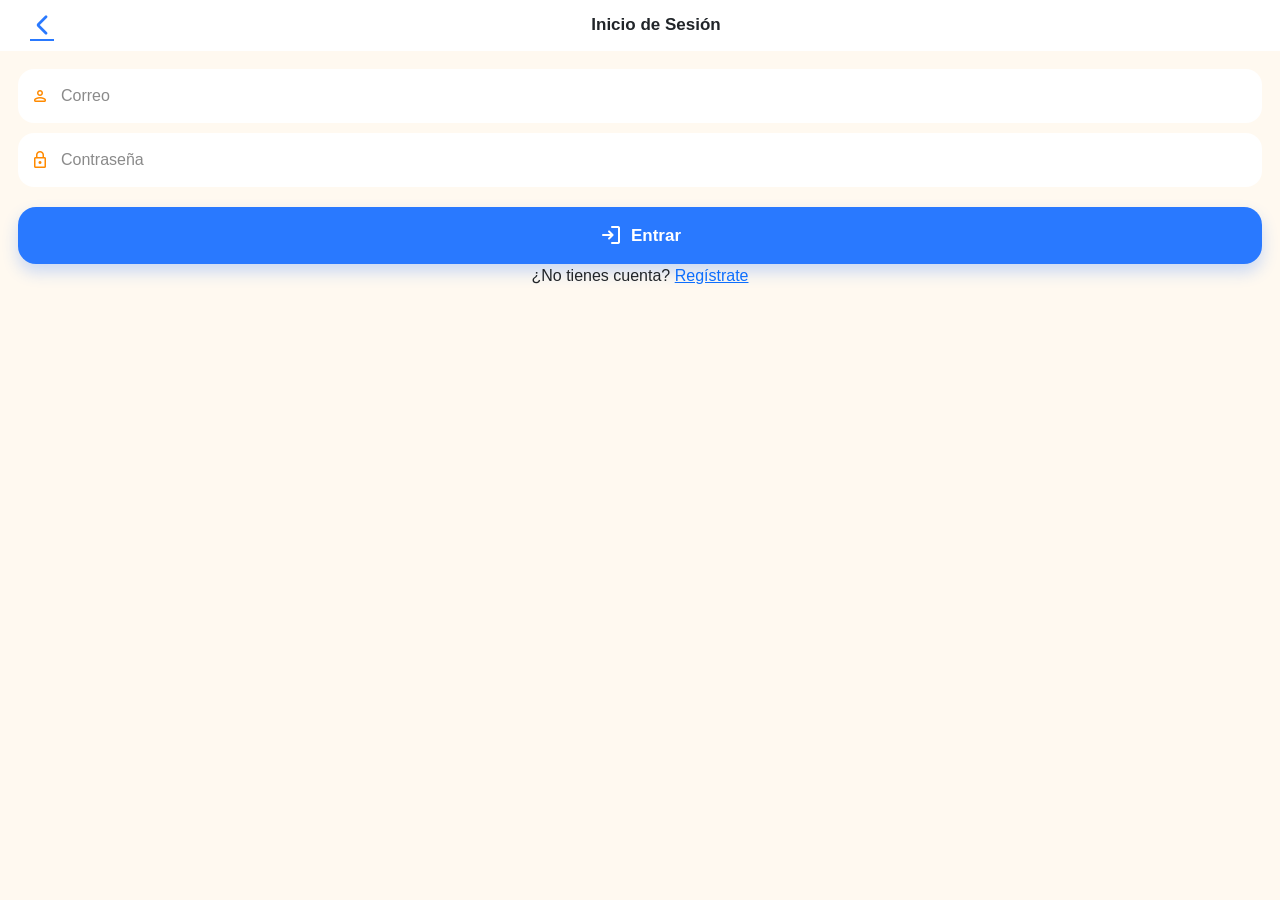
<file: www/resultados.html>
<!DOCTYPE html>
<html lang="es">
<head>
    <meta charset="UTF-8">
    <meta name="viewport" content="width=device-width, initial-scale=1.0">
    <title>UniTransporte - Resultados</title>
    <link href="https://cdn.jsdelivr.net/npm/bootstrap@5.3.0/dist/css/bootstrap.min.css" rel="stylesheet">
    <link rel="stylesheet" href="https://cdn.jsdelivr.net/npm/bootstrap-icons@1.10.0/font/bootstrap-icons.css">
    <link rel="stylesheet" href="https://fonts.googleapis.com/css2?family=Material+Symbols+Rounded:opsz,wght,FILL,GRAD@20..48,100..700,0..1,-50..200" />
    <link rel="stylesheet" href="css/style.css">
</head>
<body>
    <nav class="navbar navbar-expand-lg">
        <div class="container-fluid">
            <a href="buscar-viaje.html" class="back-button">
                <span class="material-symbols-rounded">arrow_back_ios_new</span>
            </a>
            <span class="title">Resultados</span>
            <div></div>
        </div>
    </nav>
    <div class="content">
        <div id="search-results-list" class="list-section"></div>
    </div>

    <script src="https://cdn.jsdelivr.net/npm/bootstrap@5.3.0/dist/js/bootstrap.bundle.min.js"></script>
    <script src="js/common.js"></script>
    <script src="js/resultados.js"></script>
</body>
</html>
</file>
<file: www/css/style.css>
/* --- Definición de Colores (Clase C) --- */
:root {
    --blue: #2979FF;
    --orange: #FF8A00;
    --ivory: #FFF9F0;
    --white: #FFFFFF;
    --text-dark: #1F1F1F;
    --text-placeholder: #8A8A8A;
    --border-light: #33000000;
}

body {
    font-family: -apple-system, BlinkMacSystemFont, "Segoe UI", Roboto, sans-serif;
    background-color: var(--ivory);
    margin: 0;
    padding: 0;
    min-height: 100vh;
}

/* Contenido principal de la página (padding de UI.page) */
.content {
    padding: 18px;
}

/* --- Widgets Base (HTML/CSS) --- */

/* Simulación de 'CapsuleField' (CupertinoTextField) */
.field-container {
    position: relative;
    margin-bottom: 10px;
}
.field-container .icon,
.field-container .material-symbols-rounded {
    position: absolute;
    left: 12px;
    top: 50%;
    transform: translateY(-50%);
    color: var(--orange);
    font-size: 20px;
}
.capsule-field {
    width: 100%;
    padding: 14px 16px;
    border: 1px solid var(--border-light);
    border-radius: 16px;
    background-color: var(--white);
    font-size: 16px;
    color: var(--text-dark);
    box-sizing: border-box;
}
.capsule-field::placeholder {
    color: var(--text-placeholder);
}
.capsule-field-with-icon {
    padding-left: 42px;
}

/* Simulación de 'CTAButton' (CupertinoButton) */
.cta-button {
    width: 100%;
    padding: 16px 18px;
    border: none;
    border-radius: 18px;
    background-color: var(--blue);
    color: var(--white);
    font-size: 17px;
    font-weight: 600;
    cursor: pointer;
    box-shadow: 0 8px 16px #2979FF3F;
    display: flex;
    justify-content: center;
    align-items: center;
    gap: 8px;
    text-decoration: none;
    box-sizing: border-box;
}
.cta-button.orange {
    background-color: var(--orange);
    box-shadow: 0 8px 16px #FF8A003F;
}
.cta-button .icon {
    font-size: 22px;
}

/* Simulación de 'HeroCard' */
.hero-card {
    background-color: var(--white);
    border-radius: 20px;
    border: 1px solid #14000000;
    padding: 18px;
    display: flex;
    align-items: center;
    gap: 16px;
    margin-bottom: 18px;
}
.hero-card-icon-bg {
    width: 64px;
    height: 64px;
    background-color: #FF8A002E;
    border-radius: 14px;
    display: flex;
    justify-content: center;
    align-items: center;
    color: var(--blue);
    font-size: 34px;
    flex-shrink: 0;
}
.hero-card-text h2 {
    font-size: 24px;
    font-weight: 800;
    margin: 0 0 6px 0;
}
.hero-card-text p {
    font-size: 14px;
    line-height: 1.25;
    color: #555555;
    margin: 0;
}

/* Simulación de 'SectionHeader' y 'ListTileA' */
.section-header {
    font-size: 15px;
    font-weight: 700;
    color: #5A5A5A;
    padding: 8px 0 6px 0;
    margin-top: 10px;
}
.list-section {
    background-color: var(--white);
    border-radius: 10px;
    overflow: hidden;
    border: 1px solid var(--border-light);
    margin: 10px 0;
}
.list-tile {
    display: flex;
    align-items: center;
    padding: 12px 16px;
    border-bottom: 1px solid #E5E5E5;
    cursor: pointer;
    background-color: var(--white);
    text-decoration: none;
    color: var(--text-dark);
}
.list-tile:last-child {
    border-bottom: none;
}
.list-tile-icon-bg {
    width: 30px;
    height: 30px;
    background-color: #FF8A002E;
    border-radius: 8px;
    display: flex;
    justify-content: center;
    align-items: center;
    color: var(--blue);
    font-size: 18px;
    margin-right: 16px;
}
.list-tile-text {
    flex-grow: 1;
    font-size: 16px;
}
.list-tile-chevron {
    color: #C7C7CC;
    font-size: 18px;
}
.list-tile .trailing-text {
    color: #8A8A8A;
    font-size: 16px;
}

/* Simulación de 'CupertinoSlidingSegmentedControl' */
.segmented-control {
    display: flex;
    width: 100%;
    border-radius: 8px;
    background-color: #1A000000;
    padding: 2px;
    box-sizing: border-box;
}
.segmented-control input[type="radio"] {
    display: none;
}
.segmented-control label {
    flex: 1;
    text-align: center;
    padding: 8px 12px;
    border-radius: 7px;
    cursor: pointer;
    transition: background-color 0.2s;
}
.segmented-control input[type="radio"]:checked + label {
    background-color: var(--white);
    box-shadow: 0 1px 3px rgba(0,0,0,0.1);
}

/* Para el layout de MM/AA y CVV */
.row {
    display: flex;
    gap: 10px;
}
.row > .col {
    flex: 1;
}

/* Navbar */
.navbar {
    background-color: var(--white);
    padding: 12px 18px;
    border-bottom: 1px solid var(--border-light);
}
.navbar .back-button {
    background: none;
    border: none;
    cursor: pointer;
    color: var(--blue);
    padding: 0 8px 0 0;
    display: flex;
    align-items: center;
}
.navbar .back-button .icon,
.navbar .back-button .material-symbols-rounded {
    font-size: 24px;
    font-weight: 500;
}
.navbar .title {
    font-size: 17px;
    font-weight: 600;
    text-align: center;
    flex-grow: 1;
}

/* Botones de Bootstrap personalizados */
.btn-primary {
    background-color: var(--blue);
    border-color: var(--blue);
}
.btn-warning {
    background-color: var(--orange);
    border-color: var(--orange);
}

/* Tablas */
.table-custom {
    background-color: white;
    border-radius: 10px;
    overflow: hidden;
    box-shadow: 0 0 10px rgba(0,0,0,0.05);
}
.table-custom th {
    background-color: #4CAF50;
    color: white;
    border: none;
}
.table-custom td {
    border: 1px solid #ddd;
}

/* ============================================================
   Mensajería privada pasajero <-> conductor (punto 9)
   Panel flotante que se abre desde mi-viaje.html y mis-viajes.html
   ============================================================ */
#chat-panel {
    position: fixed;
    left: 0;
    right: 0;
    bottom: 0;
    margin: 0 auto;
    max-width: 480px;
    height: 70vh;
    background-color: var(--white);
    border-radius: 18px 18px 0 0;
    box-shadow: 0 -6px 30px rgba(0, 0, 0, 0.25);
    display: flex;
    flex-direction: column;
    overflow: hidden;
    z-index: 2000;
}

.chat-header {
    display: flex;
    align-items: center;
    gap: 8px;
    padding: 12px 14px;
    background-color: var(--blue);
    color: var(--white);
}
.chat-header .material-symbols-rounded {
    font-size: 20px;
}
.chat-header strong {
    flex-grow: 1;
    font-size: 16px;
}
.chat-cerrar {
    background: none;
    border: none;
    color: var(--white);
    cursor: pointer;
    display: flex;
    padding: 0;
}

.chat-mensajes {
    flex-grow: 1;
    overflow-y: auto;
    padding: 12px;
    background-color: var(--ivory);
    display: flex;
    flex-direction: column;
    gap: 8px;
}

.chat-burbuja {
    max-width: 80%;
    padding: 8px 12px;
    border-radius: 14px;
    font-size: 15px;
    overflow-wrap: anywhere;
}
.chat-burbuja.mio {
    align-self: flex-end;
    background-color: var(--blue);
    color: var(--white);
    border-bottom-right-radius: 4px;
}
.chat-burbuja.otro {
    align-self: flex-start;
    background-color: var(--white);
    border: 1px solid #E5E5E5;
    border-bottom-left-radius: 4px;
}
.chat-remitente {
    font-size: 11px;
    font-weight: 700;
    color: var(--orange);
    margin-bottom: 2px;
}
.chat-hora {
    font-size: 10px;
    opacity: 0.7;
    text-align: right;
    margin-top: 2px;
}
.chat-vacio,
.chat-error {
    font-size: 14px;
    color: #777777;
    text-align: center;
    margin: auto;
}
.chat-error {
    color: #E53935;
}

.chat-envio {
    display: flex;
    gap: 8px;
    padding: 10px;
    background-color: var(--white);
    border-top: 1px solid #E5E5E5;
}
.chat-envio input {
    flex-grow: 1;
    padding: 12px 14px;
    border: 1px solid var(--border-light);
    border-radius: 16px;
    font-size: 15px;
    box-sizing: border-box;
}
.chat-envio button {
    width: 46px;
    height: 46px;
    border: none;
    border-radius: 50%;
    background-color: var(--blue);
    color: var(--white);
    cursor: pointer;
    display: flex;
    align-items: center;
    justify-content: center;
    flex-shrink: 0;
}
.chat-envio button:disabled {
    background-color: #CCCCCC;
    cursor: not-allowed;
}

/* Botones pequeños de acción dentro de las listas (pago / mensajes) */
.btn-mini-accion {
    border: none;
    padding: 6px 12px;
    border-radius: 16px;
    cursor: pointer;
    font-size: 12px;
    font-weight: 600;
    white-space: nowrap;
    color: var(--white);
}
.btn-mini-accion.mensaje {
    background-color: var(--blue);
}
.btn-mini-accion.pago {
    background-color: #4CAF50;
}
.btn-mini-accion.cancelar {
    background-color: #E53935;
}
.btn-mini-accion:disabled {
    background-color: #CCCCCC;
    cursor: not-allowed;
}
</file>
